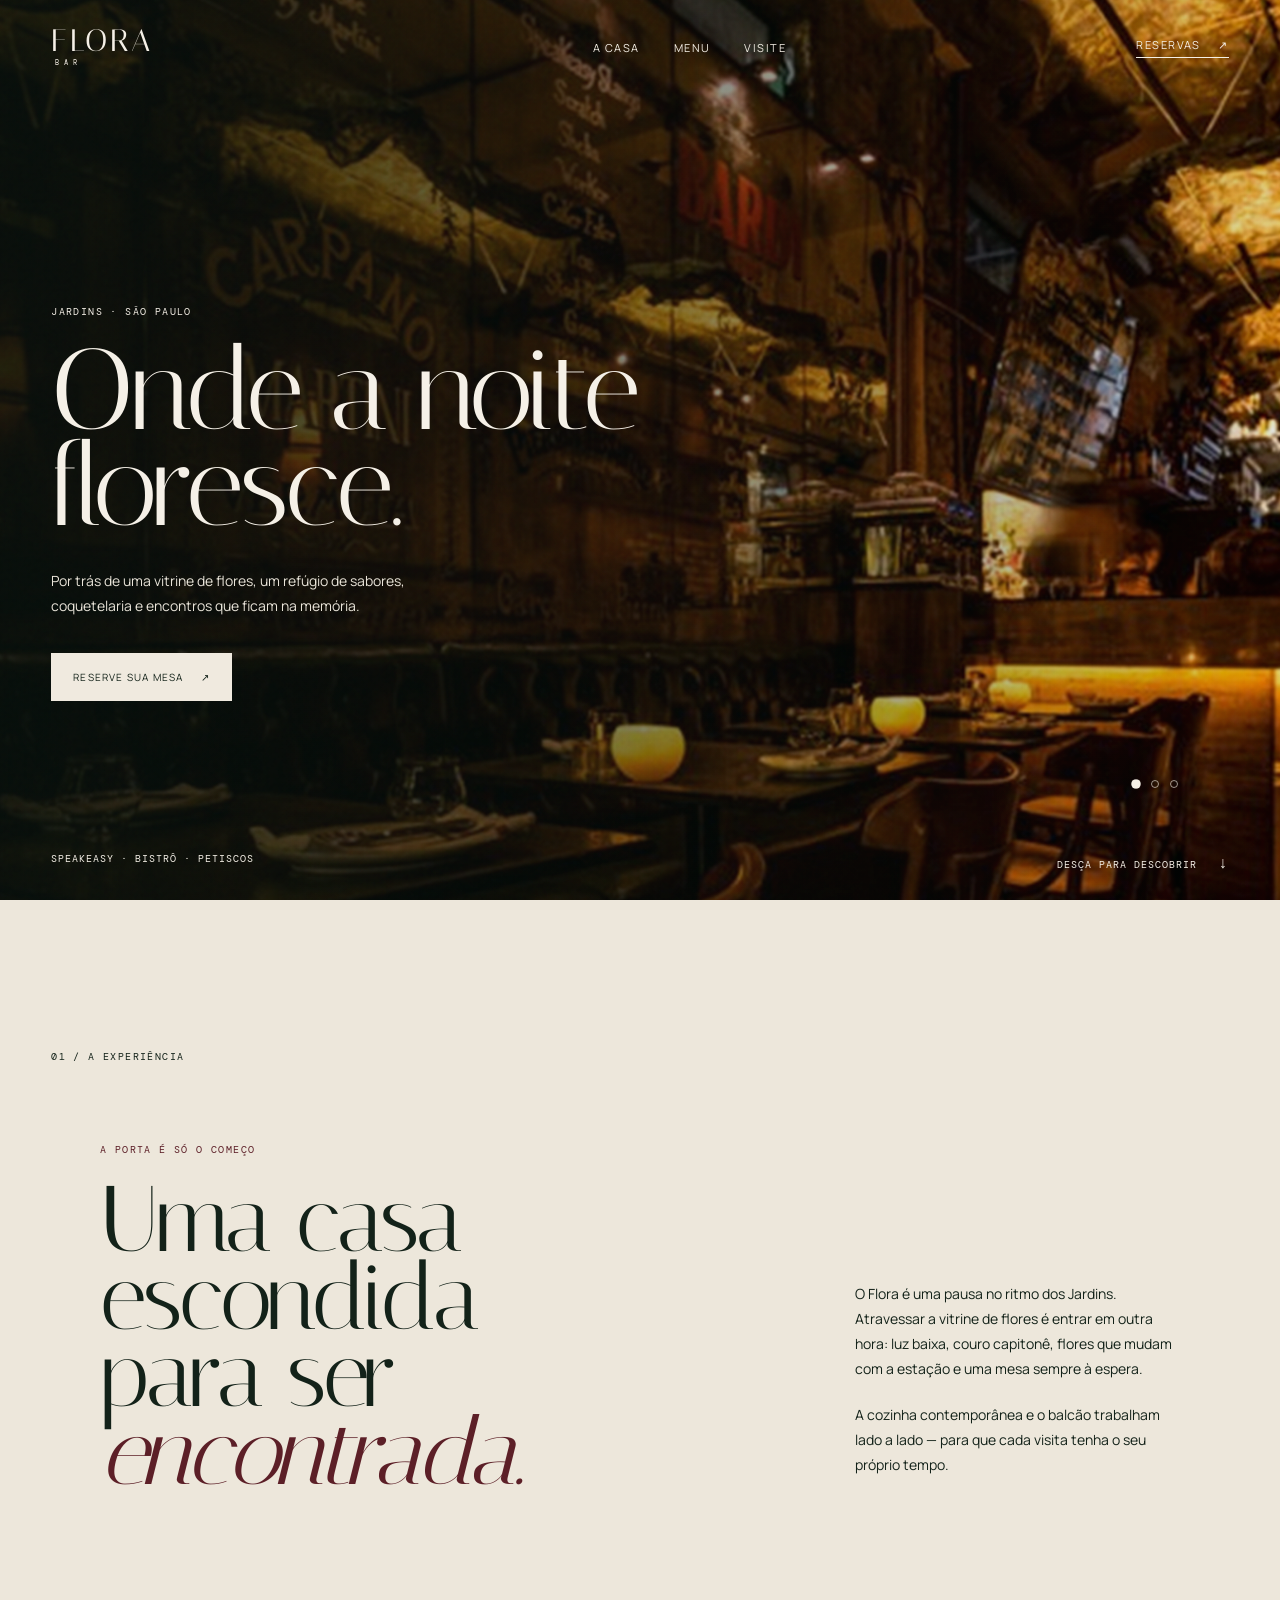
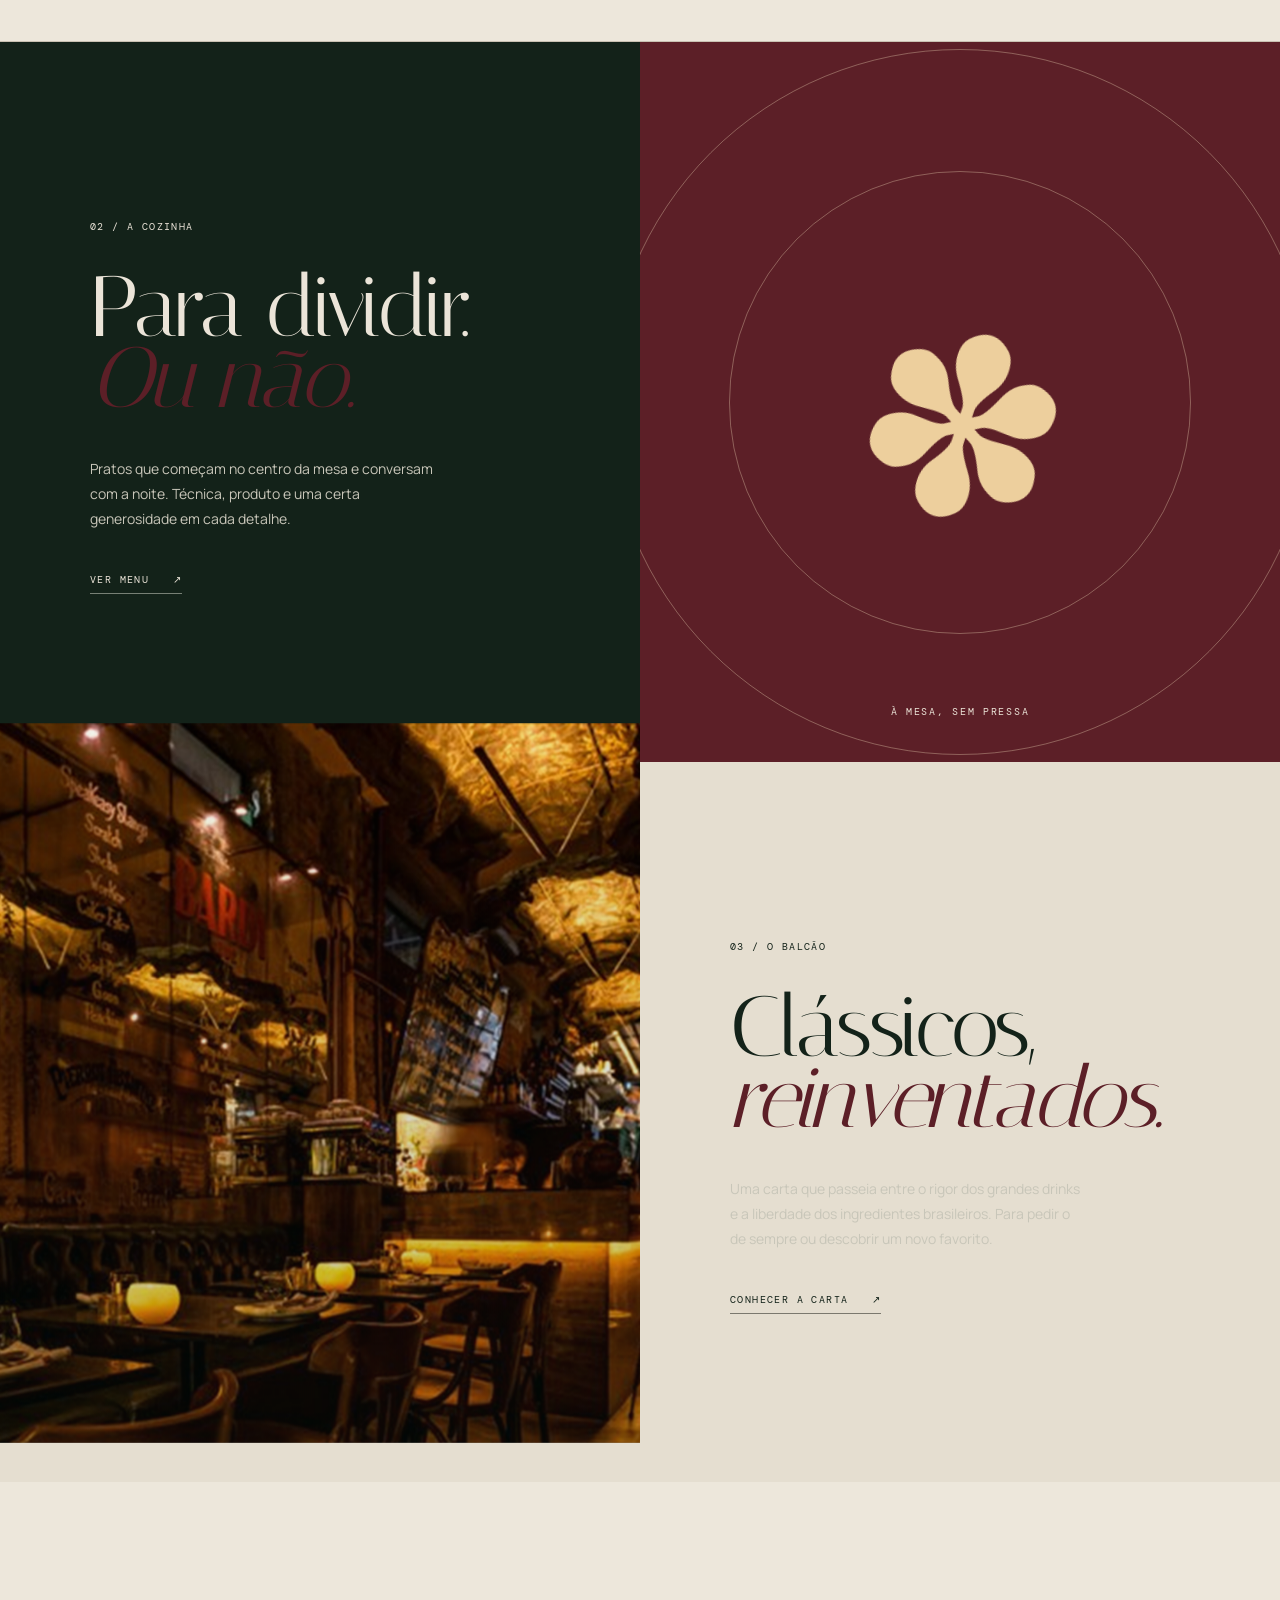
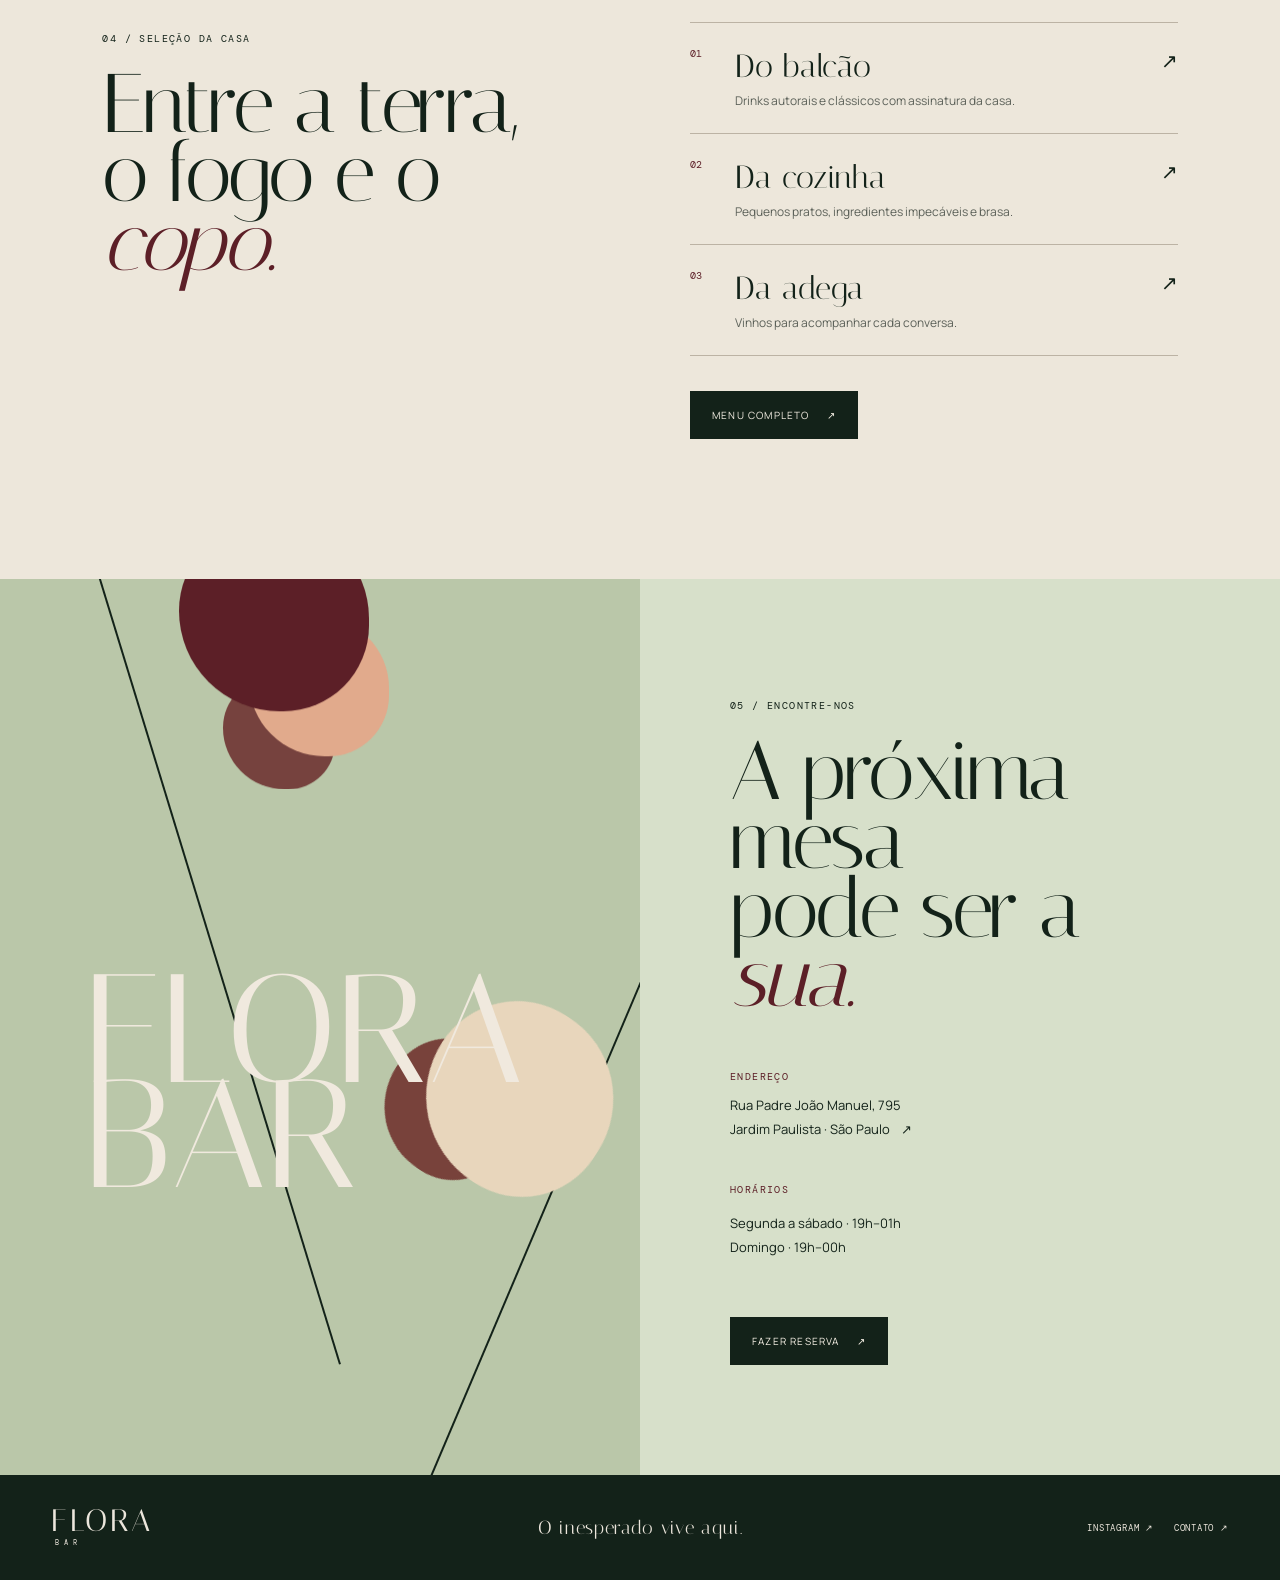
<file: index.html>
<!doctype html>
<html lang="pt-BR">
  <head>
    <meta charset="UTF-8" />
    <meta name="viewport" content="width=device-width, initial-scale=1.0" />
    <meta name="description" content="Flora Bar — speakeasy e bistrô escondido atrás de uma vitrine de flores nos Jardins, São Paulo." />
    <title>Flora Bar — Jardins, São Paulo</title>
    <link rel="preconnect" href="https://fonts.googleapis.com" />
    <link rel="preconnect" href="https://fonts.gstatic.com" crossorigin />
    <link href="https://fonts.googleapis.com/css2?family=DM+Mono:wght@400;500&family=Italiana&family=Manrope:wght@400;500;600&display=swap" rel="stylesheet" />
    <link rel="stylesheet" href="styles.css" />
  </head>
  <body>
    <main>
      <section class="hero" id="inicio">
        <div class="hero-carousel parallax-layer" data-parallax="0.11">
          <div class="hero-slide is-active" style="background-image:url('assets/flora-hero.png')"></div>
          <div class="hero-slide" style="background-image:url('assets/flora-hero-drink.jpg')"></div>
          <div class="hero-slide" style="background-image:url('assets/flora-hero-facade.jpg')"></div>
        </div>
        <div class="hero-scrim"></div>
        <div class="grain"></div>
        <div class="hero-dots" role="tablist" aria-label="Galeria do Flora Bar">
          <button class="hero-dot is-active" role="tab" aria-selected="true" aria-label="O balcão"></button>
          <button class="hero-dot" role="tab" aria-selected="false" aria-label="Drink da casa"></button>
          <button class="hero-dot" role="tab" aria-selected="false" aria-label="Fachada"></button>
        </div>
        <header class="header">
          <a class="brand" href="#inicio" aria-label="Flora Bar, início">FLORA<span>BAR</span></a>
          <nav aria-label="Navegação principal">
            <a href="#experiencia">A casa</a>
            <a href="menu.html">Menu</a>
            <a href="#visite">Visite</a>
          </nav>
          <a class="header-book" href="https://r.odionisio.com/flora-bar" target="_blank" rel="noreferrer">Reservas <span>↗</span></a>
        </header>
        <div class="hero-copy">
          <p class="eyebrow">Jardins · São Paulo</p>
          <h1>Onde a noite<br />floresce.</h1>
          <p class="intro">Por trás de uma vitrine de flores, um refúgio de sabores, coquetelaria e encontros que ficam na memória.</p>
          <a class="button light" href="https://r.odionisio.com/flora-bar" target="_blank" rel="noreferrer">Reserve sua mesa <span>↗</span></a>
        </div>
        <div class="hero-foot">
          <span>Speakeasy · Bistrô · Petiscos</span>
          <a href="#experiencia" aria-label="Conheça o Flora Bar">Desça para descobrir <i>↓</i></a>
        </div>
      </section>

      <section class="manifesto" id="experiencia">
        <p class="section-number">01 / A EXPERIÊNCIA</p>
        <div class="manifesto-content">
          <p class="overline">A porta é só o começo</p>
          <h2>Uma casa escondida<br />para ser <em>encontrada.</em></h2>
          <div class="manifesto-text">
            <p>O Flora é uma pausa no ritmo dos Jardins. Atravessar a vitrine de flores é entrar em outra hora: luz baixa, couro capitonê, flores que mudam com a estação e uma mesa sempre à espera.</p>
            <p>A cozinha contemporânea e o balcão trabalham lado a lado — para que cada visita tenha o seu próprio tempo.</p>
          </div>
        </div>
      </section>

      <section class="chapters">
        <article class="chapter kitchen">
          <div class="chapter-content">
            <p class="section-number">02 / A COZINHA</p>
            <h2>Para dividir.<br /><em>Ou não.</em></h2>
            <p>Pratos que começam no centro da mesa e conversam com a noite. Técnica, produto e uma certa generosidade em cada detalhe.</p>
            <a class="text-link" href="menu.html">Ver menu <span>↗</span></a>
          </div>
          <div class="dish-art parallax-zone"><span class="dish-flower parallax-layer" data-parallax="-0.08">✽</span><span class="dish-label">À mesa, sem pressa</span></div>
        </article>
        <article class="chapter bar">
          <div class="bar-photo parallax-layer" data-parallax="0.07"></div>
          <div class="chapter-content">
            <p class="section-number">03 / O BALCÃO</p>
            <h2>Clássicos,<br /><em>reinventados.</em></h2>
            <p>Uma carta que passeia entre o rigor dos grandes drinks e a liberdade dos ingredientes brasileiros. Para pedir o de sempre ou descobrir um novo favorito.</p>
            <a class="text-link" href="carta.html">Conhecer a carta <span>↗</span></a>
          </div>
        </article>
      </section>

      <section class="menu-preview" id="menu">
        <div class="menu-heading">
          <p class="section-number">04 / SELEÇÃO DA CASA</p>
          <h2>Entre a terra,<br />o fogo e o <em>copo.</em></h2>
        </div>
        <div class="menu-list">
          <article><span class="index">01</span><div><h3>Do balcão</h3><p>Drinks autorais e clássicos com assinatura da casa.</p></div><span class="arrow">↗</span></article>
          <article><span class="index">02</span><div><h3>Da cozinha</h3><p>Pequenos pratos, ingredientes impecáveis e brasa.</p></div><span class="arrow">↗</span></article>
          <article><span class="index">03</span><div><h3>Da adega</h3><p>Vinhos para acompanhar cada conversa.</p></div><span class="arrow">↗</span></article>
          <a class="button dark" href="menu.html">Menu completo <span>↗</span></a>
        </div>
      </section>

      <section class="visit" id="visite">
        <div class="visit-art parallax-zone"><div class="stem stem-one parallax-layer" data-parallax="0.12"></div><div class="stem stem-two parallax-layer" data-parallax="-0.07"></div><div class="bloom bloom-one parallax-layer" data-parallax="0.16"></div><div class="bloom bloom-two parallax-layer" data-parallax="-0.1"></div><p>FLORA<br />BAR</p></div>
        <div class="visit-info">
          <p class="section-number">05 / ENCONTRE-NOS</p>
          <h2>A próxima mesa<br />pode ser a <em>sua.</em></h2>
          <div class="details">
            <div><p class="label">ENDEREÇO</p><a href="https://maps.google.com/?q=Rua+Padre+Jo%C3%A3o+Manuel+795+S%C3%A3o+Paulo" target="_blank" rel="noreferrer">Rua Padre João Manuel, 795<br />Jardim Paulista · São Paulo <span>↗</span></a></div>
            <div><p class="label">HORÁRIOS</p><p>Segunda a sábado · 19h–01h<br />Domingo · 19h–00h</p></div>
          </div>
          <a class="button dark" href="https://r.odionisio.com/flora-bar" target="_blank" rel="noreferrer">Fazer reserva <span>↗</span></a>
        </div>
      </section>
    </main>
    <footer>
      <a class="brand" href="#inicio">FLORA<span>BAR</span></a>
      <p>O inesperado vive aqui.</p>
      <div><a href="https://www.instagram.com/florabar.sp/" target="_blank" rel="noreferrer">Instagram ↗</a><a href="https://linktr.ee/florabarsp" target="_blank" rel="noreferrer">Contato ↗</a></div>
    </footer>
    <script>
      if (!window.matchMedia('(prefers-reduced-motion: reduce)').matches) {
        const layers = document.querySelectorAll('[data-parallax]');
        let ticking = false;
        const updateParallax = () => {
          const viewport = window.innerHeight;
          layers.forEach((layer) => {
            const rect = layer.parentElement.getBoundingClientRect();
            const progress = (viewport * .5 - (rect.top + rect.height * .5)) / viewport;
            layer.style.setProperty('--parallax-y', `${progress * Number(layer.dataset.parallax) * 220}px`);
          });
          ticking = false;
        };
        window.addEventListener('scroll', () => { if (!ticking) { requestAnimationFrame(updateParallax); ticking = true; } }, { passive: true });
        updateParallax();
      }

      const slides = document.querySelectorAll('.hero-slide');
      const dots = document.querySelectorAll('.hero-dot');
      if (slides.length > 1) {
        let current = 0;
        let timer;
        const goTo = (index) => {
          slides[current].classList.remove('is-active');
          dots[current].classList.remove('is-active');
          dots[current].setAttribute('aria-selected', 'false');
          current = (index + slides.length) % slides.length;
          slides[current].classList.add('is-active');
          dots[current].classList.add('is-active');
          dots[current].setAttribute('aria-selected', 'true');
        };
        const start = () => {
          if (window.matchMedia('(prefers-reduced-motion: reduce)').matches) return;
          timer = setInterval(() => goTo(current + 1), 6000);
        };
        dots.forEach((dot, i) => dot.addEventListener('click', () => {
          clearInterval(timer);
          goTo(i);
          start();
        }));
        start();
      }
    </script>
  </body>
</html>
</file>
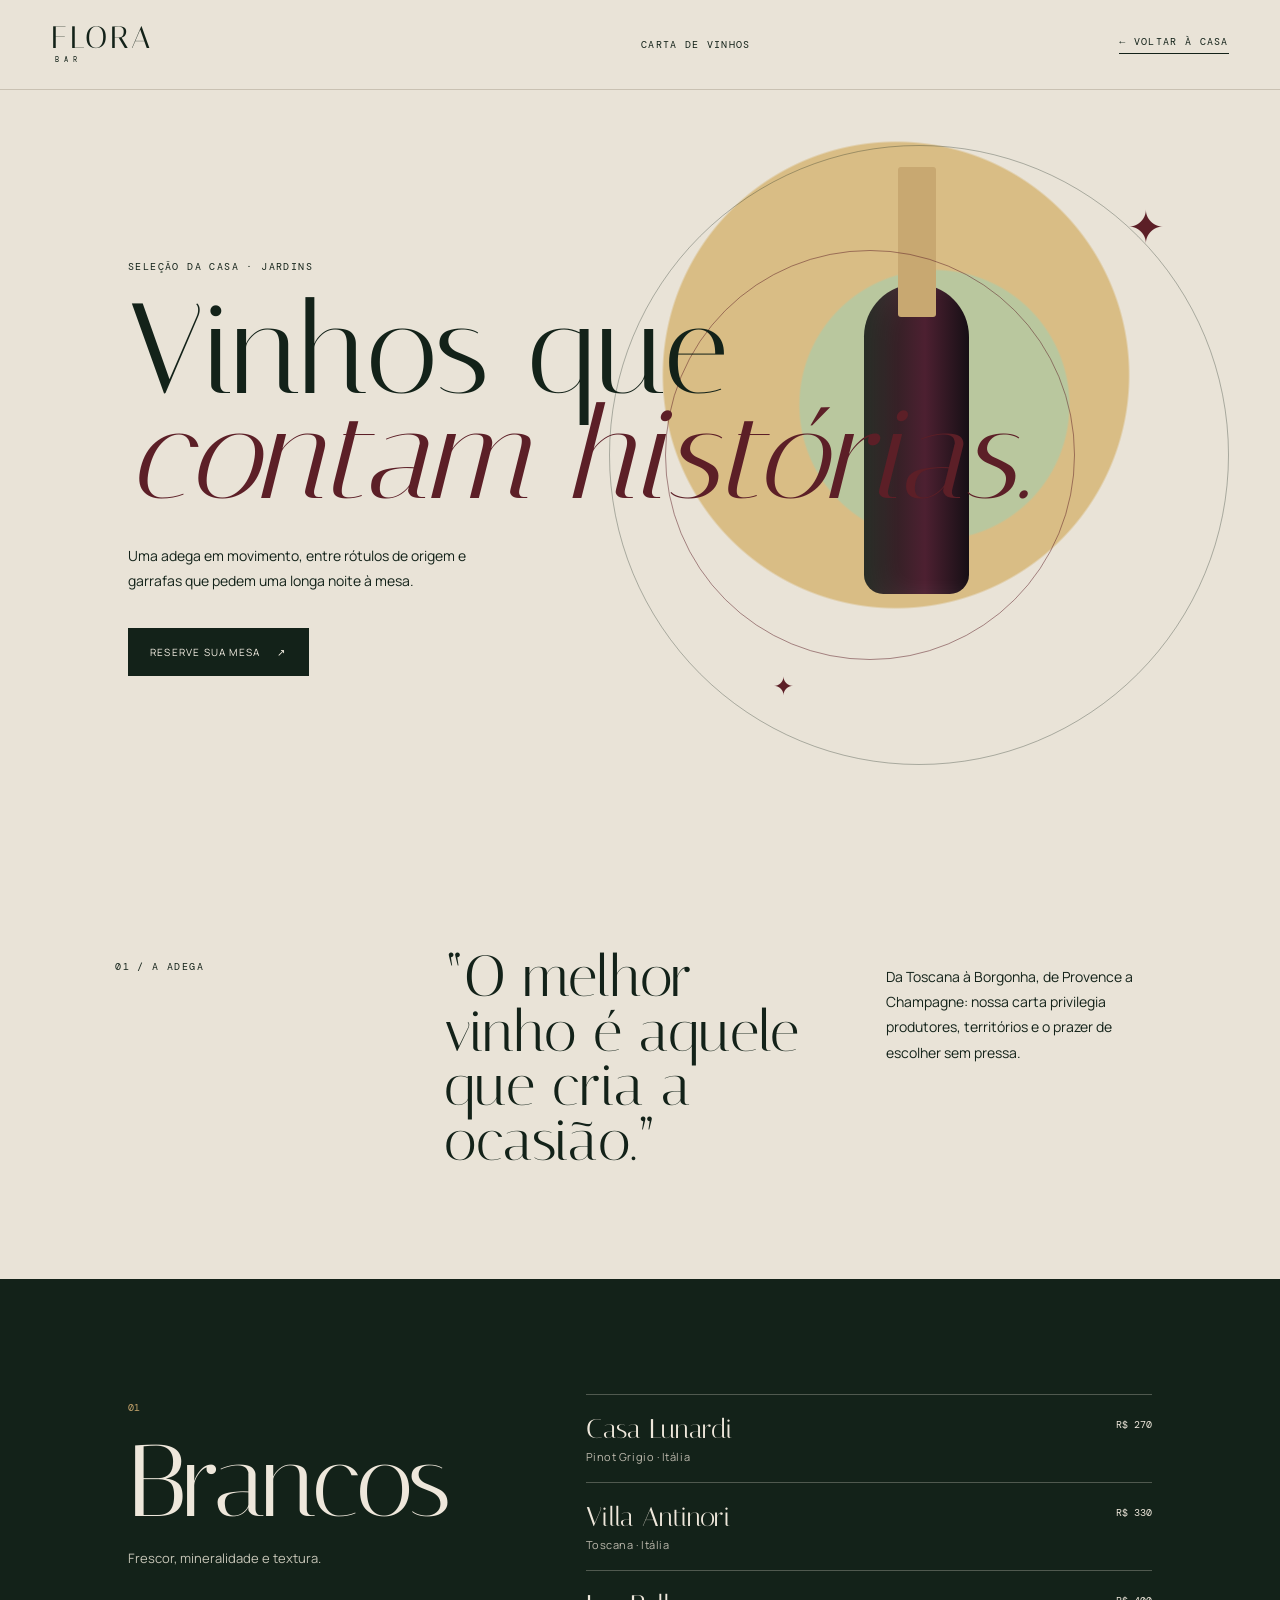
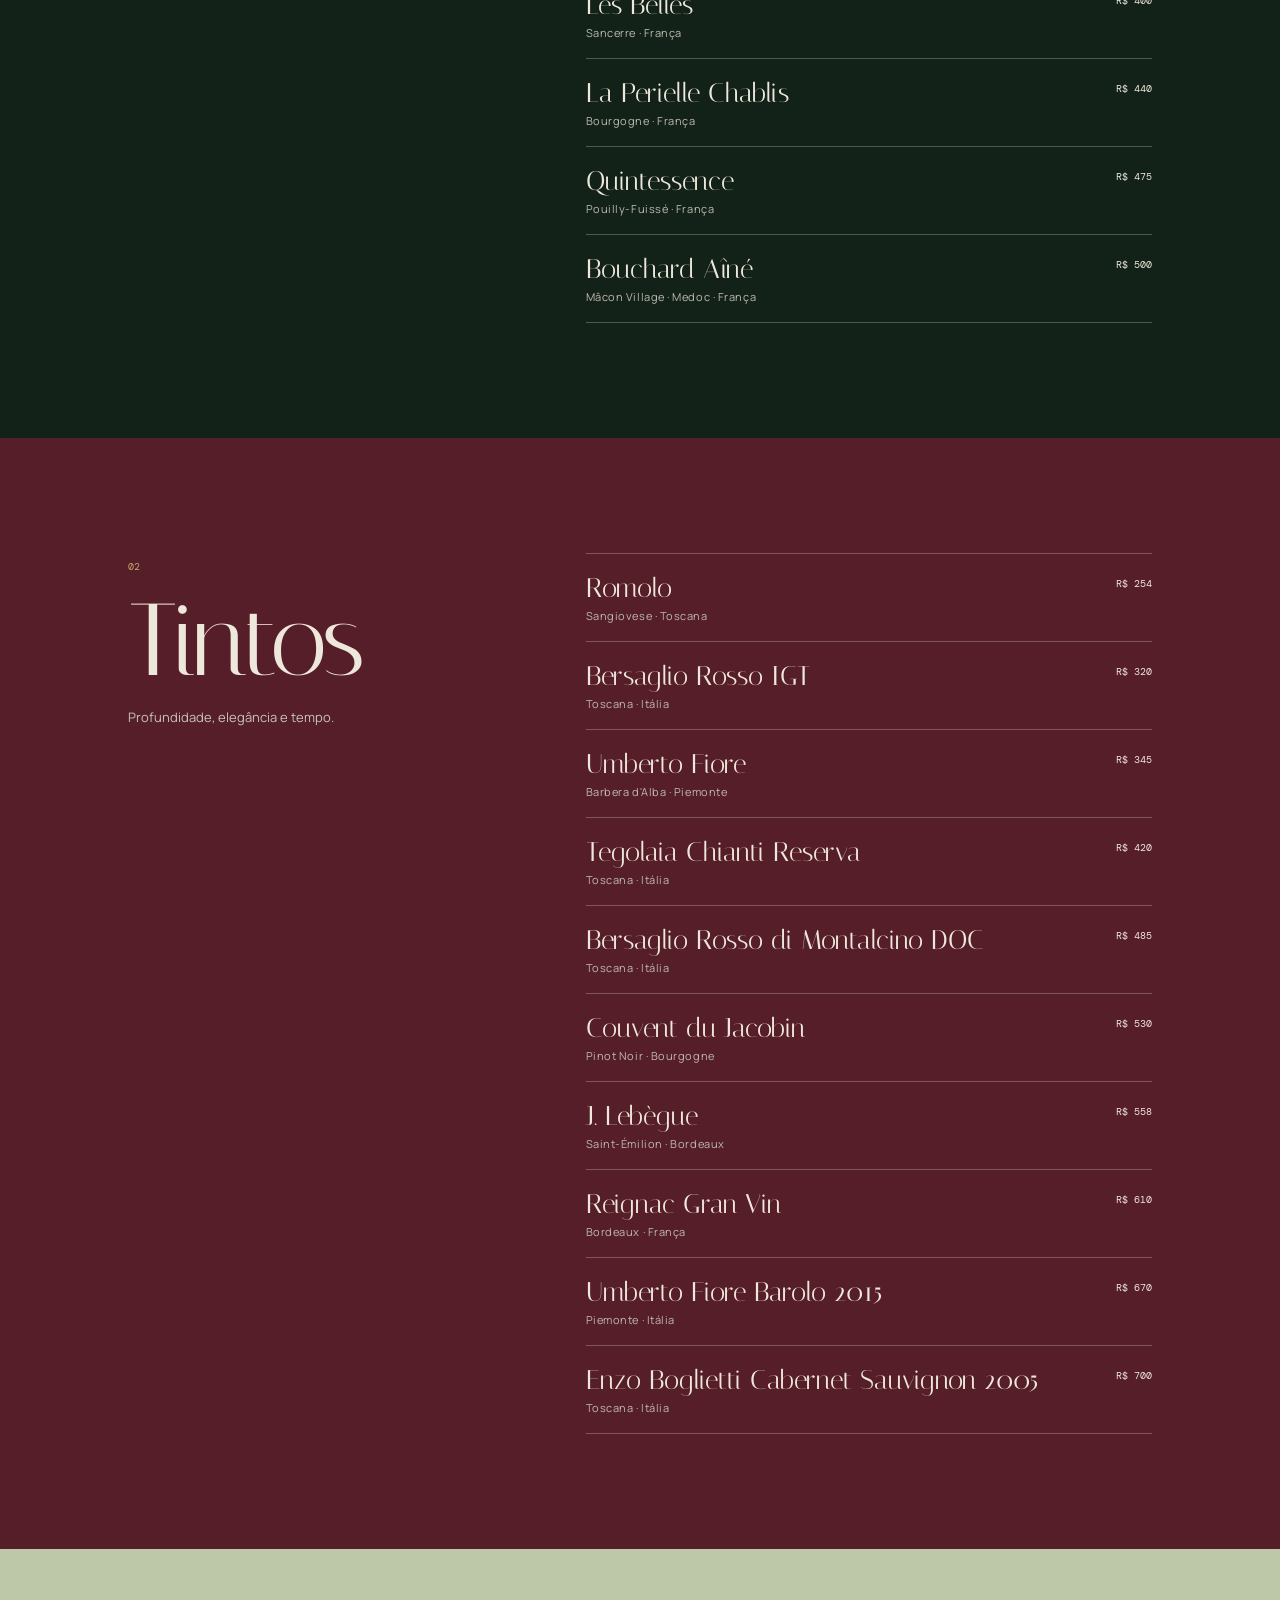
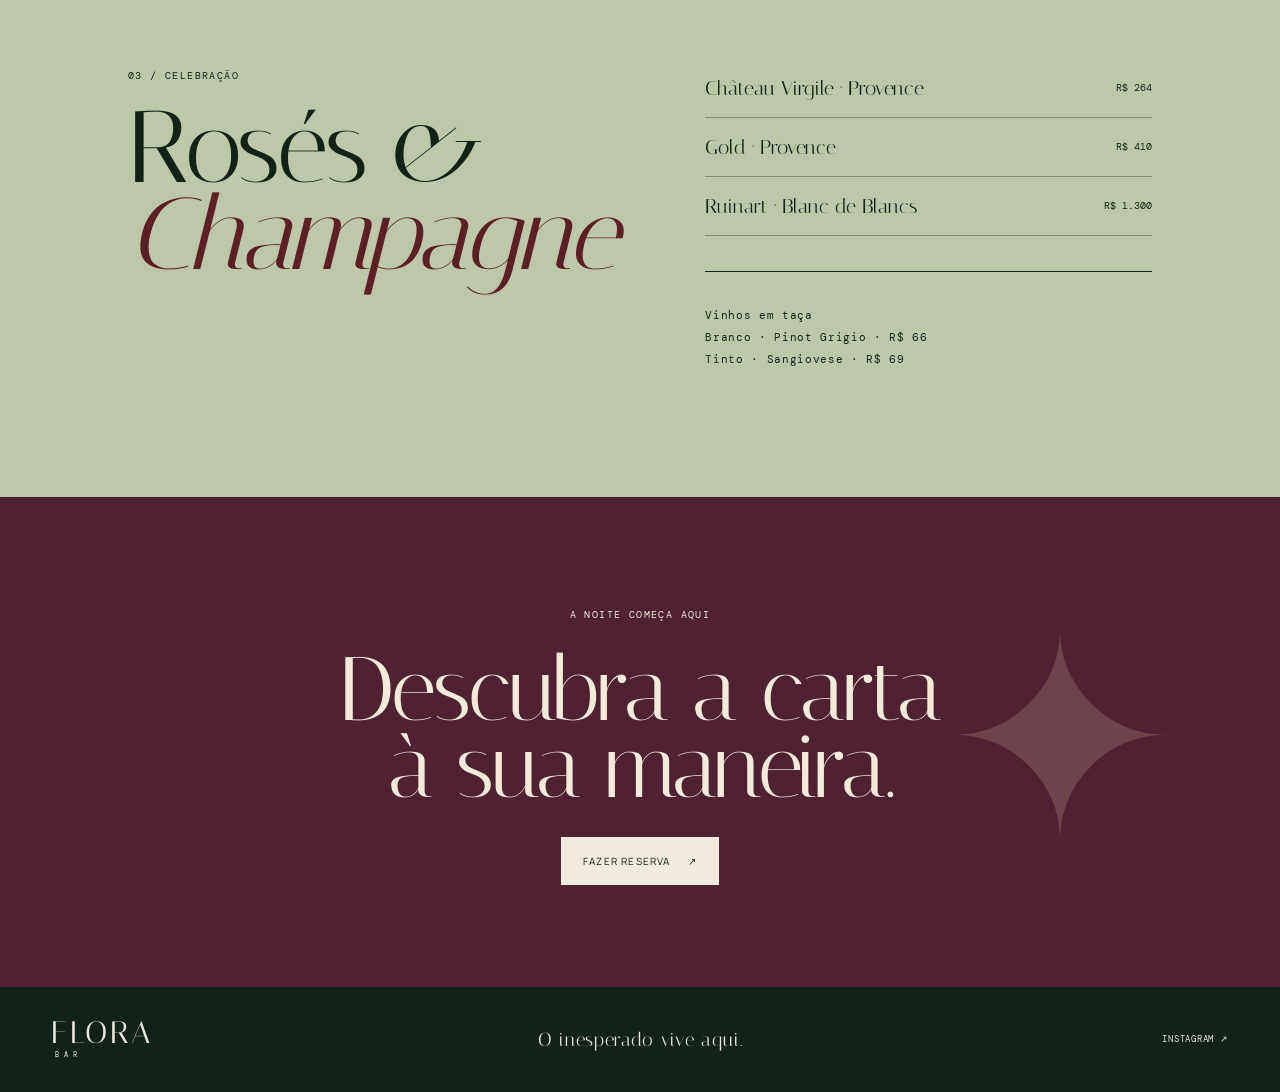
<file: carta.html>
<!doctype html>
<html lang="pt-BR"><head><meta charset="UTF-8"><meta name="viewport" content="width=device-width,initial-scale=1.0"><title>Carta de Vinhos — Flora Bar</title><link rel="preconnect" href="https://fonts.googleapis.com"><link rel="preconnect" href="https://fonts.gstatic.com" crossorigin><link href="https://fonts.googleapis.com/css2?family=DM+Mono:wght@400;500&family=Italiana&family=Manrope:wght@400;500;600&display=swap" rel="stylesheet"><link rel="stylesheet" href="styles.css"><link rel="stylesheet" href="carta.css"></head>
<body class="carta-page"><header class="carta-header"><a class="brand" href="index.html">FLORA<span>BAR</span></a><p>Carta de vinhos</p><a href="index.html" class="back">← Voltar à casa</a></header>
<main><section class="carta-hero"><div class="wine-orbit orbit-one"></div><div class="wine-orbit orbit-two"></div><div class="floating-leaf leaf-one">✦</div><div class="floating-leaf leaf-two">✦</div><p class="eyebrow">Seleção da casa · Jardins</p><h1>Vinhos que<br><em>contam histórias.</em></h1><p>Uma adega em movimento, entre rótulos de origem e garrafas que pedem uma longa noite à mesa.</p><a class="button dark" href="https://r.odionisio.com/flora-bar" target="_blank" rel="noreferrer">Reserve sua mesa <span>↗</span></a></section>
<section class="wine-intro"><p class="section-number">01 / A ADEGA</p><p class="quote">“O melhor vinho é aquele que cria a ocasião.”</p><p>Da Toscana à Borgonha, de Provence a Champagne: nossa carta privilegia produtores, territórios e o prazer de escolher sem pressa.</p></section>
<section class="wine-list"><div class="wine-chapter"><div class="chapter-title"><span>01</span><h2>Brancos</h2><p>Frescor, mineralidade e textura.</p></div><div class="wine-items"><article><div><h3>Casa Lunardi</h3><p>Pinot Grigio · Itália</p></div><b>R$ 270</b></article><article><div><h3>Villa Antinori</h3><p>Toscana · Itália</p></div><b>R$ 330</b></article><article><div><h3>Les Belles</h3><p>Sancerre · França</p></div><b>R$ 400</b></article><article><div><h3>La Perielle Chablis</h3><p>Bourgogne · França</p></div><b>R$ 440</b></article><article><div><h3>Quintessence</h3><p>Pouilly-Fuissé · França</p></div><b>R$ 475</b></article><article><div><h3>Bouchard Aîné</h3><p>Mâcon Village · Medoc · França</p></div><b>R$ 500</b></article></div></div>
<div class="wine-chapter dark-wines"><div class="chapter-title"><span>02</span><h2>Tintos</h2><p>Profundidade, elegância e tempo.</p></div><div class="wine-items"><article><div><h3>Romolo</h3><p>Sangiovese · Toscana</p></div><b>R$ 254</b></article><article><div><h3>Bersaglio Rosso IGT</h3><p>Toscana · Itália</p></div><b>R$ 320</b></article><article><div><h3>Umberto Fiore</h3><p>Barbera d'Alba · Piemonte</p></div><b>R$ 345</b></article><article><div><h3>Tegolaia Chianti Reserva</h3><p>Toscana · Itália</p></div><b>R$ 420</b></article><article><div><h3>Bersaglio Rosso di Montalcino DOC</h3><p>Toscana · Itália</p></div><b>R$ 485</b></article><article><div><h3>Couvent du Jacobin</h3><p>Pinot Noir · Bourgogne</p></div><b>R$ 530</b></article><article><div><h3>J. Lebègue</h3><p>Saint-Émilion · Bordeaux</p></div><b>R$ 558</b></article><article><div><h3>Reignac Gran Vin</h3><p>Bordeaux · França</p></div><b>R$ 610</b></article><article><div><h3>Umberto Fiore Barolo 2015</h3><p>Piemonte · Itália</p></div><b>R$ 670</b></article><article><div><h3>Enzo Boglietti Cabernet Sauvignon 2005</h3><p>Toscana · Itália</p></div><b>R$ 700</b></article></div></div>
<div class="wine-foot"><div><p class="section-number">03 / CELEBRAÇÃO</p><h2>Rosés &<br><em>Champagne</em></h2></div><div class="champagne"><p>Château Virgile · Provence <b>R$ 264</b></p><p>Gold · Provence <b>R$ 410</b></p><p>Ruinart · Blanc de Blancs <b>R$ 1.300</b></p><hr><p class="by-glass">Vinhos em taça<br>Branco · Pinot Grigio · R$ 66<br>Tinto · Sangiovese · R$ 69</p></div></div></section>
<section class="carta-cta"><div class="sparkle">✦</div><p class="eyebrow">A noite começa aqui</p><h2>Descubra a carta<br>à sua maneira.</h2><a class="button light" href="https://r.odionisio.com/flora-bar" target="_blank" rel="noreferrer">Fazer reserva <span>↗</span></a></section></main><footer><a class="brand" href="index.html">FLORA<span>BAR</span></a><p>O inesperado vive aqui.</p><div><a href="https://www.instagram.com/florabar.sp/" target="_blank" rel="noreferrer">Instagram ↗</a></div></footer></body></html>
</file>
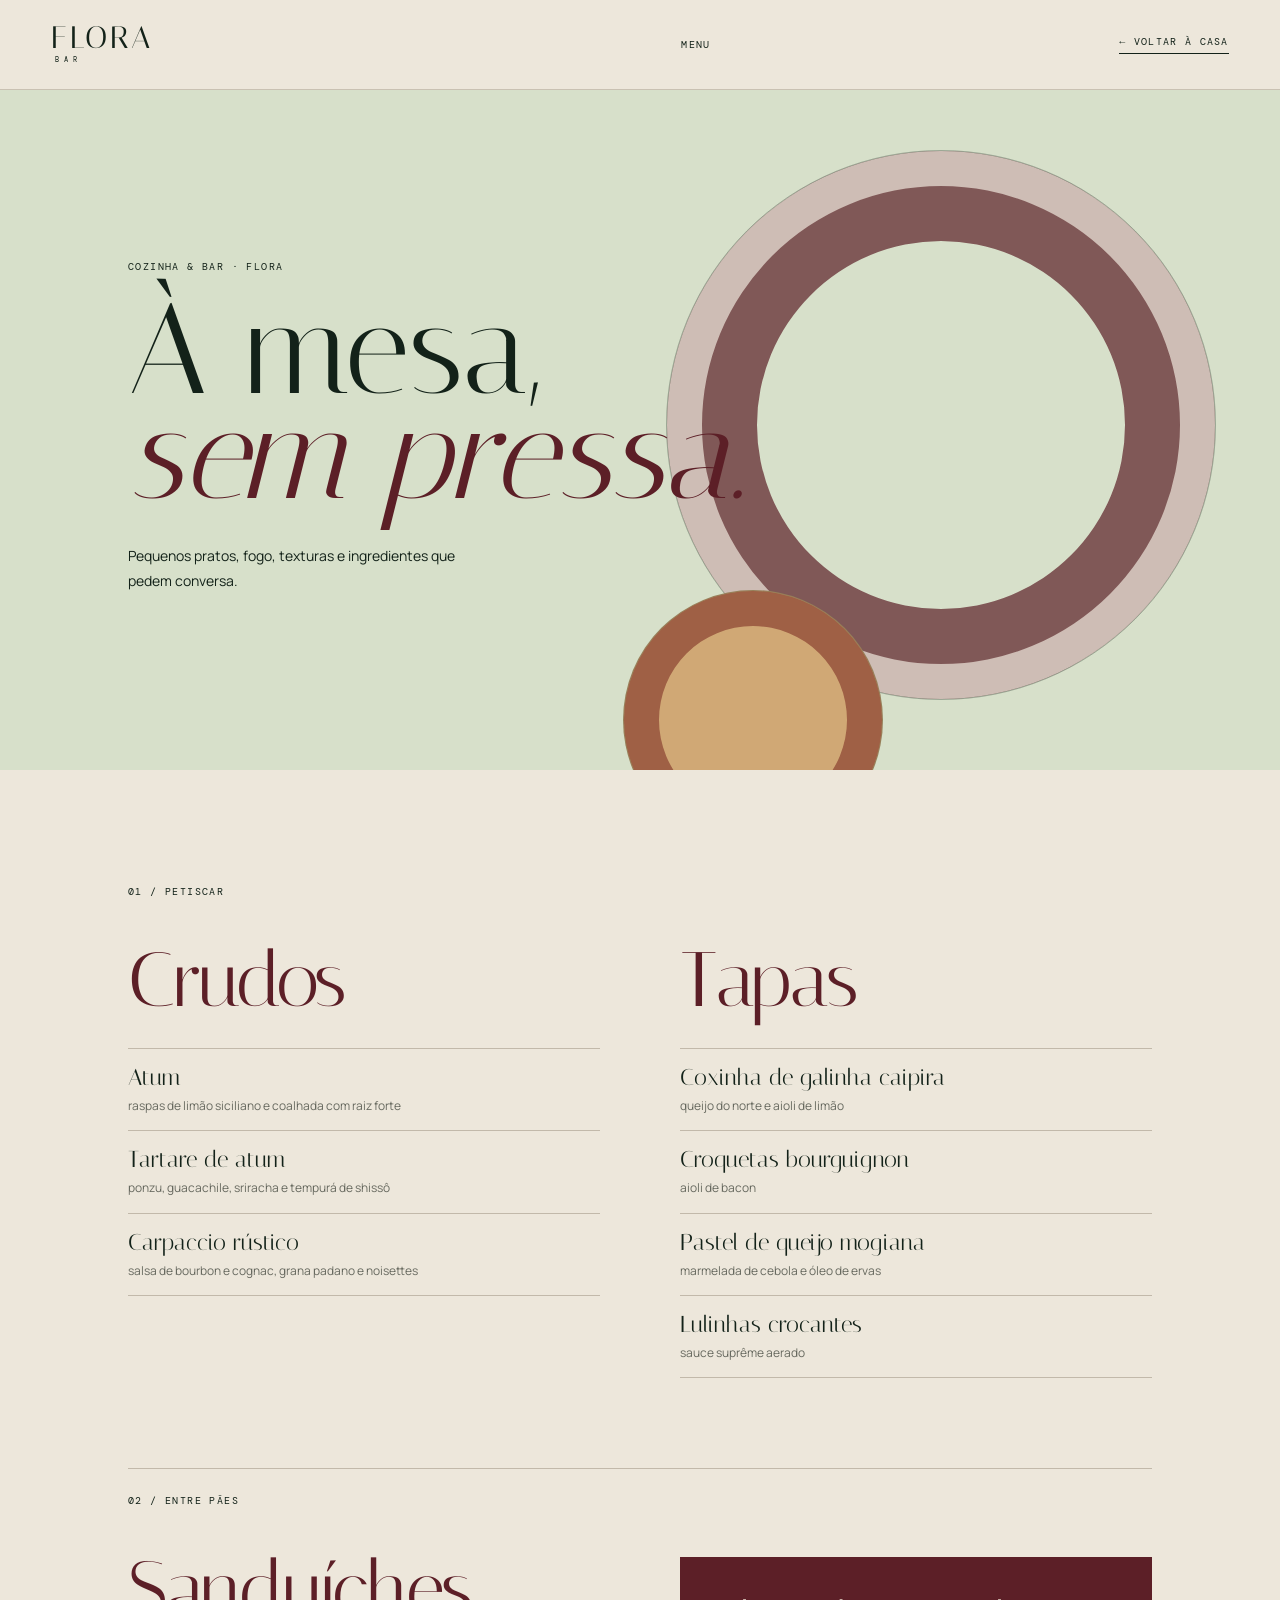
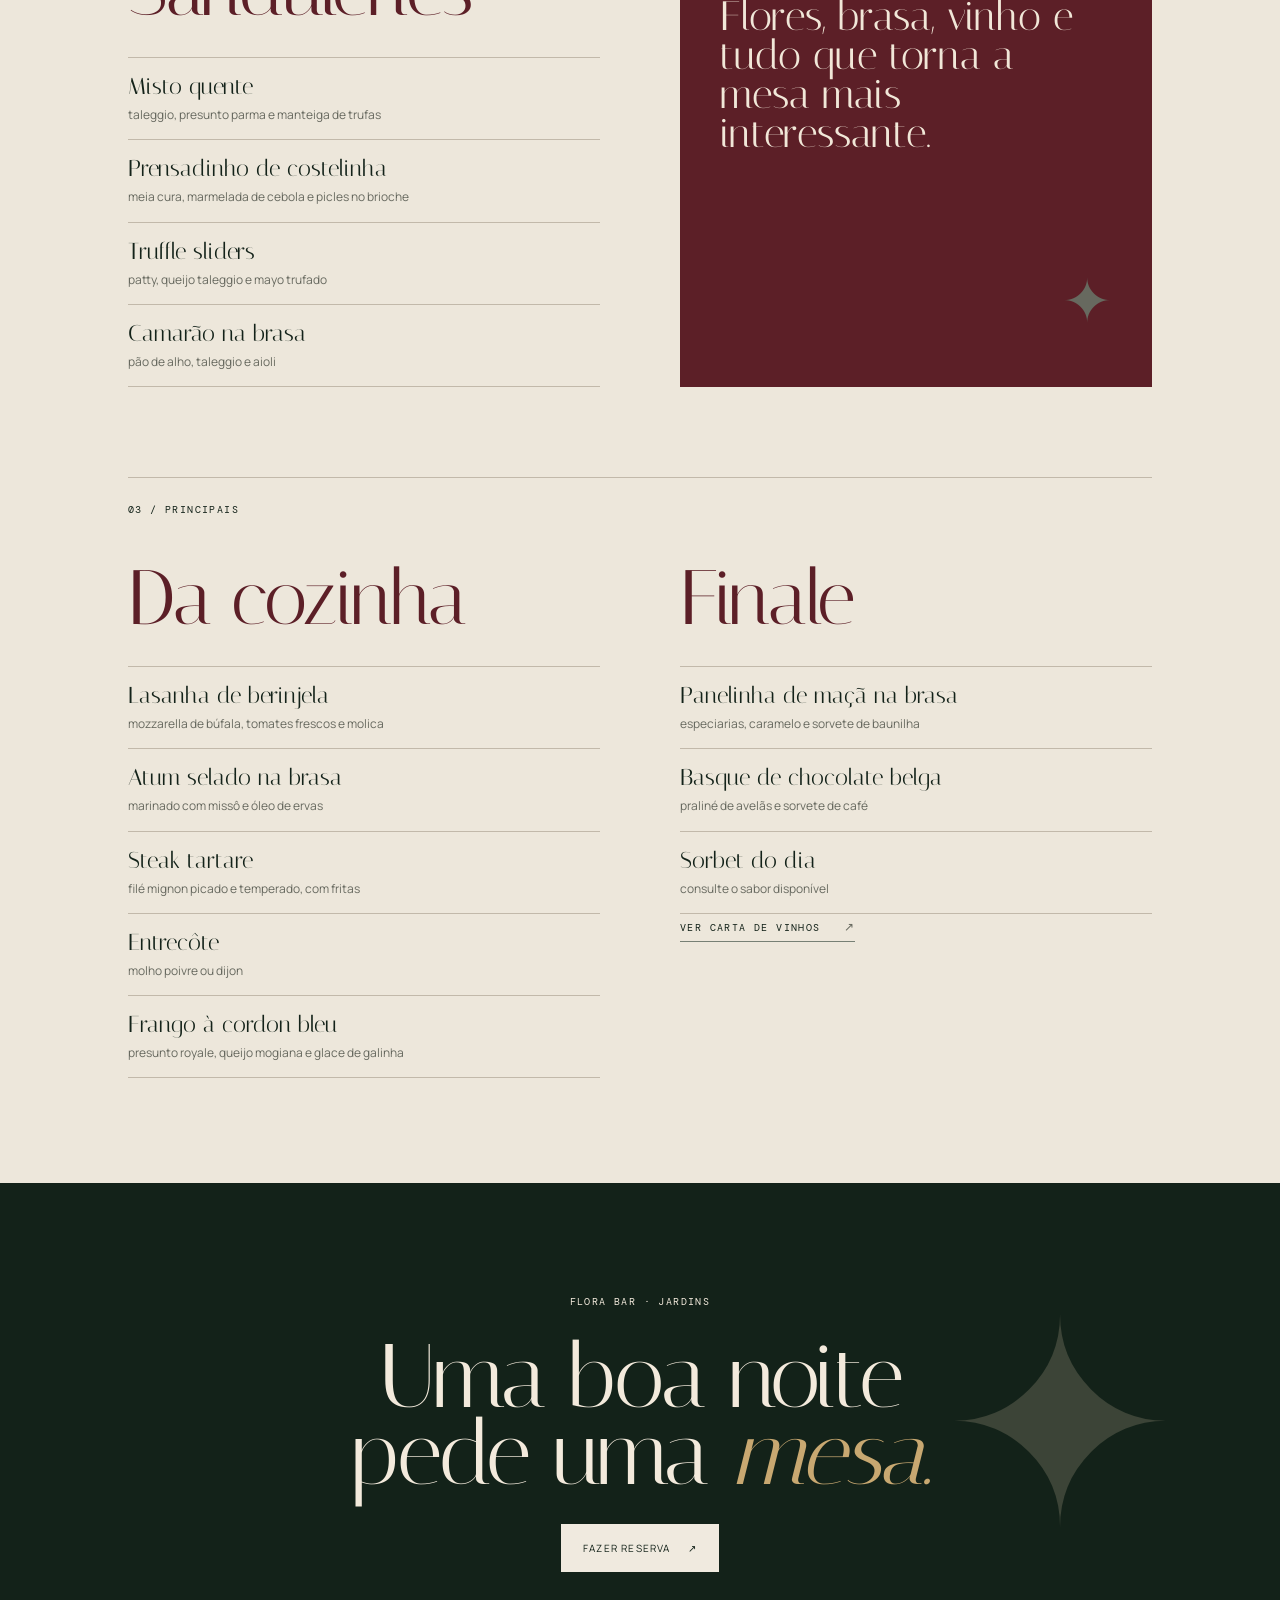
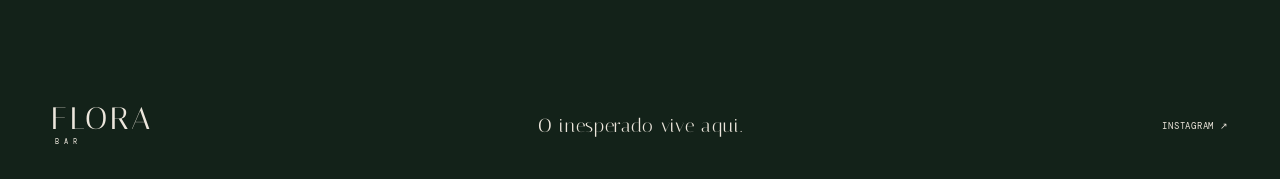
<file: menu.html>
<!doctype html>
<html lang="pt-BR"><head><meta charset="UTF-8"><meta name="viewport" content="width=device-width,initial-scale=1.0"><title>Menu — Flora Bar</title><link rel="preconnect" href="https://fonts.googleapis.com"><link rel="preconnect" href="https://fonts.gstatic.com" crossorigin><link href="https://fonts.googleapis.com/css2?family=DM+Mono:wght@400;500&family=Italiana&family=Manrope:wght@400;500;600&display=swap" rel="stylesheet"><link rel="stylesheet" href="styles.css"><link rel="stylesheet" href="carta.css"></head>
<body class="menu-page"><header class="carta-header"><a class="brand" href="index.html">FLORA<span>BAR</span></a><p>Menu</p><a href="index.html" class="back">← Voltar à casa</a></header><main><section class="menu-hero"><div class="plate plate-one"></div><div class="plate plate-two"></div><p class="eyebrow">Cozinha & bar · Flora</p><h1>À mesa,<br><em>sem pressa.</em></h1><p>Pequenos pratos, fogo, texturas e ingredientes que pedem conversa.</p></section><section class="food-menu"><p class="section-number">01 / PETISCAR</p><div class="food-grid"><article><h2>Crudos</h2><div><p><b>Atum</b><span>raspas de limão siciliano e coalhada com raiz forte</span></p><p><b>Tartare de atum</b><span>ponzu, guacachile, sriracha e tempurá de shissô</span></p><p><b>Carpaccio rústico</b><span>salsa de bourbon e cognac, grana padano e noisettes</span></p></div></article><article><h2>Tapas</h2><div><p><b>Coxinha de galinha caipira</b><span>queijo do norte e aioli de limão</span></p><p><b>Croquetas bourguignon</b><span>aioli de bacon</span></p><p><b>Pastel de queijo mogiana</b><span>marmelada de cebola e óleo de ervas</span></p><p><b>Lulinhas crocantes</b><span>sauce suprême aerado</span></p></div></article></div><p class="section-number menu-label">02 / ENTRE PÃES</p><div class="food-grid"><article><h2>Sanduíches</h2><div><p><b>Misto quente</b><span>taleggio, presunto parma e manteiga de trufas</span></p><p><b>Prensadinho de costelinha</b><span>meia cura, marmelada de cebola e picles no brioche</span></p><p><b>Truffle sliders</b><span>patty, queijo taleggio e mayo trufado</span></p><p><b>Camarão na brasa</b><span>pão de alho, taleggio e aioli</span></p></div></article><article class="food-accent"><p>Flores, brasa, vinho e tudo que torna a mesa mais interessante.</p><span>✦</span></article></div><p class="section-number menu-label">03 / PRINCIPAIS</p><div class="food-grid mains"><article><h2>Da cozinha</h2><div><p><b>Lasanha de berinjela</b><span>mozzarella de búfala, tomates frescos e molica</span></p><p><b>Atum selado na brasa</b><span>marinado com missô e óleo de ervas</span></p><p><b>Steak tartare</b><span>filé mignon picado e temperado, com fritas</span></p><p><b>Entrecôte</b><span>molho poivre ou dijon</span></p><p><b>Frango à cordon bleu</b><span>presunto royale, queijo mogiana e glace de galinha</span></p></div></article><article><h2>Finale</h2><div><p><b>Panelinha de maçã na brasa</b><span>especiarias, caramelo e sorvete de baunilha</span></p><p><b>Basque de chocolate belga</b><span>praliné de avelãs e sorvete de café</span></p><p><b>Sorbet do dia</b><span>consulte o sabor disponível</span></p></div><a class="text-link" href="carta.html">Ver carta de vinhos <span>↗</span></a></article></div></section><section class="carta-cta menu-cta"><div class="sparkle">✦</div><p class="eyebrow">Flora Bar · Jardins</p><h2>Uma boa noite<br>pede uma <em>mesa.</em></h2><a class="button light" href="https://r.odionisio.com/flora-bar" target="_blank" rel="noreferrer">Fazer reserva <span>↗</span></a></section></main><footer><a class="brand" href="index.html">FLORA<span>BAR</span></a><p>O inesperado vive aqui.</p><div><a href="https://www.instagram.com/florabar.sp/" target="_blank" rel="noreferrer">Instagram ↗</a></div></footer></body></html>
</file>
<file: styles.css>
:root { --ink:#132219; --paper:#ede7db; --wine:#5c1f27; --gold:#c5a46c; --soft:#d6cfbf; }
* { box-sizing:border-box; }
html { scroll-behavior:smooth; }
body { margin:0; background:var(--paper); color:var(--ink); font-family:Manrope,Arial,sans-serif; }
a { color:inherit; text-decoration:none; }
.hero { color:#f5f0e7; min-height:100svh; position:relative; isolation:isolate; overflow:hidden; display:flex; flex-direction:column; }
.hero-carousel { position:absolute; inset:0; z-index:-3; }
.hero-slide { position:absolute; inset:0; background-size:cover; background-position:center; opacity:0; transition:opacity 1.6s ease; }
.hero-slide.is-active { opacity:1; }
.hero-scrim { position:absolute; inset:0; z-index:-2; pointer-events:none; background:linear-gradient(90deg,rgba(8,16,12,.9) 3%,rgba(8,16,12,.58) 42%,rgba(8,16,12,.12)); }
.hero-dots { position:absolute; right:max(8%,60px); bottom:112px; z-index:2; display:flex; gap:11px; }
.hero-dot { width:8px; height:8px; padding:0; border-radius:50%; border:1px solid rgba(245,240,231,.6); background:transparent; cursor:pointer; transition:background .3s,transform .3s; }
.hero-dot.is-active { background:#f5f0e7; transform:scale(1.2); }
.parallax-layer { transform:translate3d(0,var(--parallax-y,0px),0); will-change:transform; }
.hero-carousel.parallax-layer { inset:-5% 0; }
.grain { position:absolute; inset:0; opacity:.15; z-index:-1; pointer-events:none; background-image:url("data:image/svg+xml,%3Csvg viewBox='0 0 240 240' xmlns='http://www.w3.org/2000/svg'%3E%3Cfilter id='n'%3E%3CfeTurbulence type='fractalNoise' baseFrequency='.75' numOctaves='4' stitchTiles='stitch'/%3E%3C/filter%3E%3Crect width='100%25' height='100%25' filter='url(%23n)' opacity='.7'/%3E%3C/svg%3E"); mix-blend-mode:soft-light; }
.header { width:min(1380px,92%); margin:0 auto; padding:30px 0; display:flex; align-items:center; justify-content:space-between; font-size:11px; letter-spacing:.13em; text-transform:uppercase; }
.brand { font-family:Italiana,serif; font-size:31px; letter-spacing:.08em; line-height:.72; display:inline-flex; flex-direction:column; }
.brand span { font-family:DM Mono,monospace; font-size:7px; letter-spacing:.68em; padding-left:4px; margin-top:8px; }
nav { display:flex; gap:34px; margin-left:90px; } nav a,.header-book { transition:opacity .2s; } nav a:hover,.header-book:hover { opacity:.65; }
.header-book { border-bottom:1px solid currentColor; padding-bottom:5px; }.header-book span,.button span { margin-left:14px; }
.hero-copy { width:min(1380px,92%); margin:auto; padding:105px 0 56px; }.eyebrow,.section-number,.overline,.label { font-family:DM Mono,monospace; font-size:10px; letter-spacing:.14em; text-transform:uppercase; }
.hero h1,h2 { font:normal clamp(62px,9vw,146px)/.83 Italiana,serif; letter-spacing:-.03em; margin:25px 0; }.hero h1 { max-width:790px; }
.intro { width:min(360px,90%); line-height:1.75; font-size:14px; color:#e9e4d9; margin:35px 0; }.button { font-size:10px; letter-spacing:.12em; text-transform:uppercase; display:inline-block; padding:17px 22px; transition:transform .25s,background .25s; }.button:hover { transform:translateY(-3px); }.light { background:#f0eadf; color:var(--ink); }.dark { background:var(--ink); color:#f6f0e5; }.hero-foot { width:min(1380px,92%); margin:0 auto 27px; display:flex; justify-content:space-between; font:10px DM Mono,monospace; letter-spacing:.1em; text-transform:uppercase; }.hero-foot a i { font-style:normal; margin-left:14px; font-size:16px; }
.manifesto { padding:140px 4% 150px; border-bottom:1px solid #c9c1b2; }.manifesto-content { max-width:1080px; margin:80px auto 0; display:grid; grid-template-columns:1.35fr .65fr; column-gap:80px; }.manifesto h2 { grid-column:1; font-size:clamp(53px,7.3vw,108px); margin:0; }.manifesto h2 em,.chapter h2 em,.menu-preview h2 em,.visit h2 em { font-style:italic; color:var(--wine); }.overline { grid-column:1; margin:0 0 25px; color:var(--wine); }.manifesto-text { grid-column:2; grid-row:1 / span 2; align-self:end; font-size:14px; line-height:1.8; }.manifesto-text p+ p { margin-top:20px; }
.chapters { background:var(--ink); color:#ebe4d8; }.chapter { min-height:720px; display:grid; grid-template-columns:1fr 1fr; }.chapter-content { padding:105px max(8%,90px); display:flex; flex-direction:column; align-items:flex-start; justify-content:center; }.chapter h2 { font-size:clamp(54px,6.7vw,100px); margin:28px 0; }.chapter-content>p:not(.section-number) { max-width:350px; font-size:14px; line-height:1.8; color:#c8c6b9; }.text-link { margin-top:28px; font:10px DM Mono,monospace; letter-spacing:.14em; text-transform:uppercase; padding-bottom:7px; border-bottom:1px solid #778075; }.text-link span { margin-left:16px; }.dish-art { background:var(--wine); position:relative; display:flex; align-items:center; justify-content:center; overflow:hidden; }.dish-art:before,.dish-art:after { content:""; position:absolute; width:55vw; height:55vw; border:1px solid rgba(241,220,186,.35); border-radius:50%; }.dish-art:after { width:36vw; height:36vw; }.dish-flower { font:250px/1 Italiana,serif; color:#edcf9d; transform:translate3d(0,var(--parallax-y,0px),0) rotate(18deg); }.dish-label { position:absolute; bottom:44px; font:10px DM Mono,monospace; text-transform:uppercase; letter-spacing:.17em; }.bar { grid-template-columns:1fr 1fr; background:#e5ded0; color:var(--ink); }.bar-photo { background:linear-gradient(0deg,rgba(10,27,18,.25),rgba(10,27,18,.05)),url('assets/flora-hero.png') 77% center/cover; min-height:500px; }.bar .chapter-content { order:2; }.bar .text-link { border-color:#7b786e; }
.menu-preview { padding:140px 8%; display:grid; grid-template-columns:1fr 1fr; gap:100px; }.menu-preview h2,.visit h2 { font-size:clamp(54px,6.5vw,97px); margin:25px 0; }.menu-list { align-self:end; }.menu-list article { border-top:1px solid #bcb3a4; padding:24px 0; display:grid; grid-template-columns:45px 1fr 30px; align-items:start; }.menu-list article:last-of-type { border-bottom:1px solid #bcb3a4; }.index { font:10px DM Mono,monospace; color:var(--wine); }.menu-list h3 { font:normal 32px Italiana,serif; margin:0; }.menu-list p { color:#5c6159; font-size:12px; margin:7px 0 0; }.arrow { text-align:right; font-size:20px; }.menu-list .button { margin-top:35px; }
.visit { display:grid; grid-template-columns:1fr 1fr; background:#d7e0ca; min-height:690px; }.visit-art { background:#bac7a9; position:relative; overflow:hidden; }.visit-art p { font:normal clamp(90px,12vw,180px)/.68 Italiana,serif; position:absolute; z-index:2; left:13%; bottom:15%; color:#f0e9de; }.stem { position:absolute; width:2px; background:var(--ink); transform-origin:bottom; bottom:0; }.stem-one { height:92%; left:53%; transform:translate3d(0,var(--parallax-y,0px),0) rotate(-17deg); }.stem-two { height:85%; left:63%; transform:translate3d(0,var(--parallax-y,0px),0) rotate(23deg); }.bloom { position:absolute; width:190px; aspect-ratio:1; border-radius:48% 52% 46% 54%; background:var(--wine); }.bloom-one { top:10%; left:28%; transform:translate3d(0,var(--parallax-y,0px),0); box-shadow:45px 70px 0 -25px #e1aa8c, 5px 117px 0 -39px #76423e; }.bloom-two { right:4%; top:37%; transform:translate3d(0,var(--parallax-y,0px),0) rotate(33deg); background:#e8d6bc; box-shadow:-52px 46px 0 -27px #78423b; }.visit-info { padding:110px max(9%,90px); }.details { display:grid; gap:30px; margin:45px 0; font-size:13px; line-height:1.8; }.label { color:var(--wine); margin-bottom:8px; }.details a span { margin-left:8px; }
footer { background:var(--ink); color:#ece6dc; padding:35px 4%; display:grid; grid-template-columns:1fr 1fr 1fr; align-items:center; font-size:11px; letter-spacing:.07em; } footer p { text-align:center; font-family:Italiana,serif; font-size:19px; margin:0; }footer div { display:flex; justify-content:flex-end; gap:20px; text-transform:uppercase; font-family:DM Mono,monospace; font-size:9px; }
@media (max-width:760px) { nav { display:none; }.header { padding-top:23px; }.header-book { font-size:9px; }.hero h1 { font-size:67px; }.hero-foot span { display:none; }.hero-dots { right:7%; bottom:74px; }.manifesto { padding:85px 7% 95px; }.manifesto-content,.menu-preview { display:block; margin-top:55px; }.manifesto h2 { font-size:61px; }.manifesto-text { margin-top:42px; }.chapter,.bar,.visit { grid-template-columns:1fr; }.chapter { min-height:auto; }.chapter-content { padding:80px 9%; min-height:530px; }.dish-art { min-height:390px; }.dish-art:before { width:95vw; height:95vw; }.dish-art:after { width:65vw; height:65vw; }.dish-flower { font-size:185px; }.bar-photo { min-height:440px; }.bar .chapter-content { order:initial; }.menu-preview { padding:85px 7%; }.menu-list { margin-top:65px; }.visit-art { min-height:470px; }.visit-info { padding:82px 9%; }.visit h2 { font-size:61px; } footer { grid-template-columns:1fr auto; gap:26px; } footer p { display:none; } footer div { gap:12px; }.brand { font-size:27px; } }
</file>
<file: carta.css>
.carta-page { background:#e9e3d7; }.carta-header { height:90px; padding:0 4%; display:flex; justify-content:space-between; align-items:center; font:10px DM Mono,monospace; letter-spacing:.13em; text-transform:uppercase; border-bottom:1px solid #c9c1b2; }.carta-header p { margin-left:120px; }.back { border-bottom:1px solid var(--ink); padding-bottom:5px; }.carta-hero { min-height:750px; padding:160px 10% 120px; position:relative; overflow:hidden; background:radial-gradient(circle at 73% 42%,#b9c79e 0 13%,transparent 13.2%),radial-gradient(circle at 70% 38%,#d9bd85 0 23%,transparent 23.2%),#e9e3d7; }.carta-hero h1,.menu-hero h1 { position:relative; z-index:2; font:normal clamp(64px,10vw,150px)/.82 Italiana,serif; margin:25px 0; }.carta-hero h1 em,.menu-hero em,.wine-foot em,.menu-cta em { color:var(--wine); }.carta-hero>p:not(.eyebrow),.menu-hero>p:not(.eyebrow) { position:relative; z-index:2; max-width:350px; font-size:14px; line-height:1.8; margin:35px 0; }.wine-orbit { position:absolute; border-radius:50%; border:1px solid rgba(19,34,25,.3); }.orbit-one { width:620px; height:620px; right:4%; top:55px; animation:drift 12s ease-in-out infinite; }.orbit-two { width:410px; height:410px; right:16%; top:160px; border-color:rgba(92,31,39,.5); animation:drift 9s ease-in-out infinite reverse; }.orbit-one:before { content:""; width:105px; height:310px; border-radius:60px 60px 22px 22px; background:linear-gradient(90deg,#1b211a,#4d2031 58%,#160f15); position:absolute; left:254px; top:138px; box-shadow:inset 20px 0 25px rgba(255,255,255,.06); }.orbit-one:after { content:""; position:absolute; background:#c8a871; width:38px; height:150px; left:288px; top:21px; border-radius:3px; }.floating-leaf { position:absolute; color:var(--wine); font-size:45px; animation:drift 7s ease-in-out infinite; }.leaf-one { right:9%; top:14%; }.leaf-two { right:38%; top:77%; font-size:25px; animation-delay:-2s; }.wine-intro { padding:110px 9%; display:grid; grid-template-columns:1fr 1.4fr 1fr; gap:50px; align-items:start; }.wine-intro .quote { font:normal clamp(34px,4.5vw,67px)/.95 Italiana,serif; margin:0; }.wine-intro>p:last-child { line-height:1.8; font-size:14px; }.wine-list { background:var(--ink); color:#eee7db; }.wine-chapter { display:grid; grid-template-columns:.8fr 1.2fr; padding:115px 10%; gap:80px; }.dark-wines { background:#561e29; }.chapter-title span { color:var(--gold); font:10px DM Mono,monospace; }.chapter-title h2,.wine-foot h2 { font:normal clamp(64px,8vw,112px)/.85 Italiana,serif; margin:22px 0; }.chapter-title p { color:#c6c5b7; line-height:1.7; font-size:13px; }.wine-items article { border-top:1px solid rgba(238,231,219,.28); padding:18px 0; display:flex; justify-content:space-between; gap:20px; }.wine-items article:last-child { border-bottom:1px solid rgba(238,231,219,.28); }.wine-items h3 { font:normal 27px Italiana,serif; margin:0; }.wine-items p { margin:4px 0 0; color:#bebaae; font-size:11px; letter-spacing:.05em; }.wine-items b,.champagne b { font:10px DM Mono,monospace; font-weight:400; padding-top:5px; white-space:nowrap; }.wine-foot { padding:110px 10%; display:grid; grid-template-columns:1fr 1fr; gap:90px; background:#bdc8a9; color:var(--ink); }.champagne p { display:flex; justify-content:space-between; border-bottom:1px solid rgba(19,34,25,.35); padding:17px 0; margin:0; font:20px Italiana,serif; }.champagne hr { border:0; border-top:1px solid var(--ink); margin:35px 0 15px; }.champagne .by-glass { display:block; border:0; font:11px/2 DM Mono,monospace; letter-spacing:.06em; }.carta-cta { min-height:490px; background:#502132; color:#f3eadc; display:flex; align-items:center; justify-content:center; flex-direction:column; text-align:center; position:relative; overflow:hidden; }.carta-cta h2 { font:normal clamp(52px,7vw,105px)/.86 Italiana,serif; margin:20px 0 32px; }.sparkle { position:absolute; font:280px Italiana,serif; right:8%; color:rgba(241,220,186,.18); animation:drift 10s ease-in-out infinite; }.menu-page { background:#ede7db; }.menu-hero { position:relative; min-height:680px; padding:160px 10% 100px; overflow:hidden; background:#d7e0ca; }.plate { position:absolute; border-radius:50%; border:1px solid rgba(19,34,25,.3); }.plate-one { width:550px; height:550px; right:5%; top:60px; box-shadow:inset 0 0 0 35px rgba(239,233,221,.7),inset 0 0 0 90px rgba(92,31,39,.7); animation:drift 10s ease-in-out infinite; }.plate-two { width:260px; height:260px; right:31%; bottom:-80px; background:#d0a875; box-shadow:inset 0 0 0 35px #9f6045; animation:drift 8s ease-in-out infinite reverse; }.food-menu { padding:105px 10%; }.food-grid { display:grid; grid-template-columns:1fr 1fr; gap:80px; margin:50px 0 90px; }.food-grid h2 { font:normal clamp(52px,6vw,90px)/.85 Italiana,serif; margin:0 0 35px; color:var(--wine); }.food-grid p { border-top:1px solid #c2b9aa; padding:15px 0; margin:0; display:grid; gap:5px; }.food-grid p:last-child { border-bottom:1px solid #c2b9aa; }.food-grid b { font:normal 23px Italiana,serif; }.food-grid span { font-size:12px; line-height:1.6; color:#67695f; }.menu-label { padding-top:25px; border-top:1px solid #c2b9aa; }.food-accent { display:flex; min-height:290px; background:var(--wine); color:#f1e7d8; padding:40px; flex-direction:column; justify-content:space-between; }.food-accent p { border:0; font:normal 41px/.95 Italiana,serif; padding:0; }.food-accent span { font-size:60px; align-self:flex-end; }.mains { margin-bottom:0; }.menu-cta { background:var(--ink); }.menu-cta h2 em { color:#c8a871; }@keyframes drift { 0%,100%{translate:0 0;rotate:0deg}50%{translate:0 -24px;rotate:3deg} }@media(max-width:760px){.carta-header { height:74px; }.carta-header p { display:none; }.carta-hero,.menu-hero { min-height:620px; padding:120px 8% 75px; }.orbit-one { width:400px;height:400px;right:-30%;top:100px; }.orbit-two { width:270px;height:270px;right:0;top:160px; }.orbit-one:before { scale:.65; transform-origin:top left;left:175px;top:85px; }.orbit-one:after { scale:.65; transform-origin:top left;left:201px;top:12px; }.wine-intro,.wine-chapter,.wine-foot,.food-grid { grid-template-columns:1fr; gap:35px; }.wine-intro,.wine-chapter,.wine-foot,.food-menu { padding-left:8%;padding-right:8%; }.wine-chapter { padding-top:80px;padding-bottom:80px; }.wine-foot { padding-top:80px;padding-bottom:80px; }.plate-one { width:360px;height:360px;right:-34%;top:150px; }.plate-two { width:180px;height:180px;right:28%; }.food-grid { margin-bottom:65px; }.food-grid h2 { font-size:62px; }.sparkle { font-size:180px;right:-8%; }.carta-cta { min-height:430px; }}
</file>
